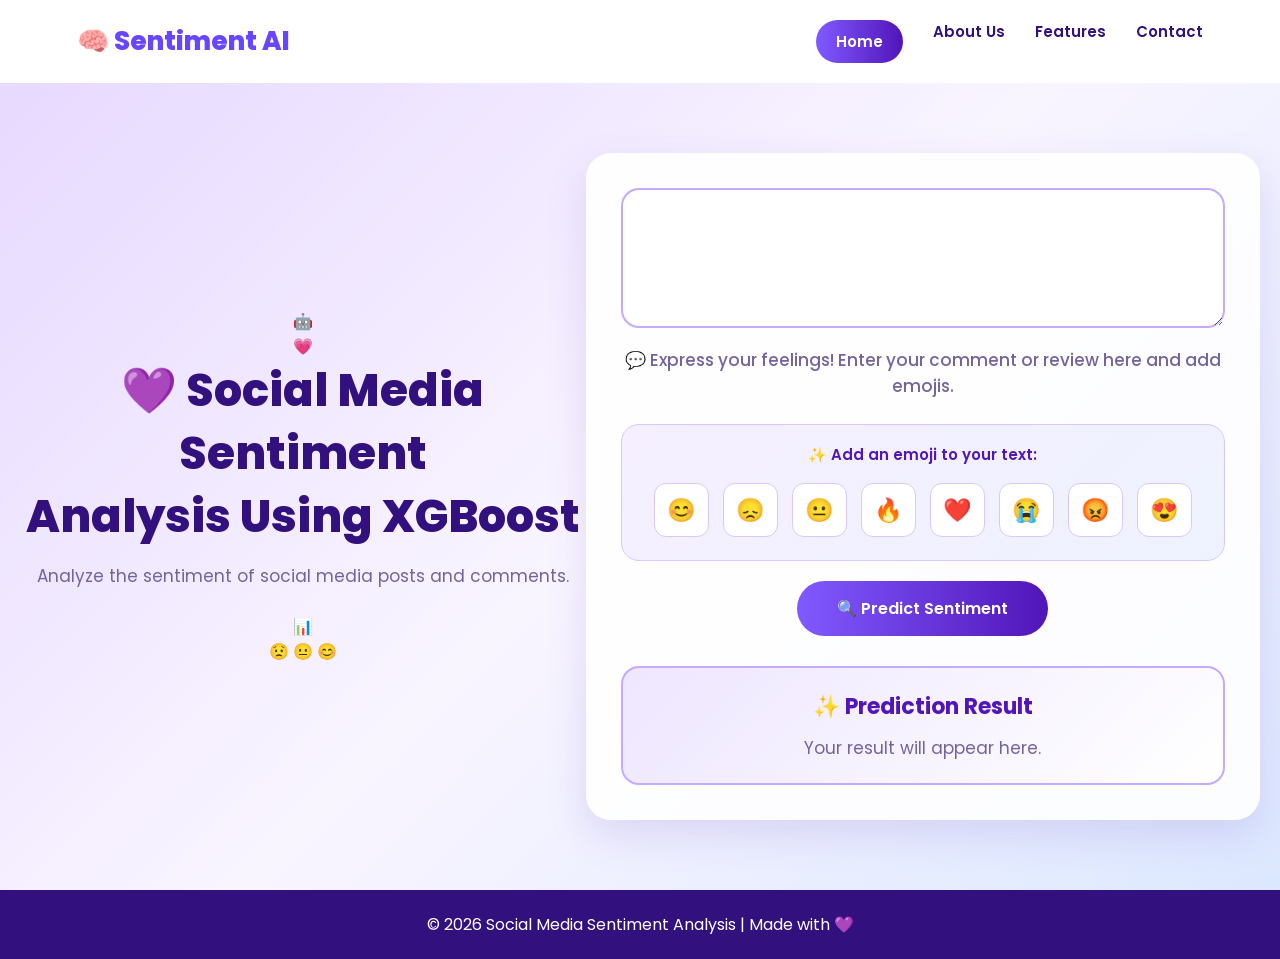
<file: website/index.html>
<!DOCTYPE html>
<html lang="en">

<head>
    <meta charset="UTF-8">
    <meta name="viewport" content="width=device-width, initial-scale=1.0">

    <title>Social Media Sentiment Analysis - Home</title>

    <link rel="stylesheet" href="style.css">
</head>

<body>

    <!-- NAVIGATION BAR -->

    <nav class="navbar">

        <div class="logo">🧠 Sentiment AI</div>

        <div class="nav-links">
            <a href="index.html" class="active">Home</a>
            <a href="about.html">About Us</a>
            <a href="features.html">Features</a>
            <a href="contact.html">Contact</a>
        </div>

    </nav>


    <!-- HOME HERO SECTION -->

    <section class="hero">

        <div class="hero-top">

            <div class="hero-robot">
                🤖
                <div class="robot-message">💗</div>
            </div>

            <div class="hero-heading">

                <h1>
                    💜 Social Media Sentiment<br>
                    Analysis Using XGBoost
                </h1>

                <p>
                    Analyze the sentiment of social media
                    posts and comments.
                </p>

            </div>

            <div class="hero-chart">

                <div class="chart-icon">📊</div>

                <div class="chart-emojis">
                    😟 😐 😊
                </div>

            </div>

        </div>


        <!-- SENTIMENT ANALYZER -->

        <div class="analyzer">

            <!-- TEXT INPUT -->

            <textarea
                id="review"
                placeholder="✏ Enter your social media post or comment here...">
            </textarea>


            <!-- HELPER TEXT -->

            <p class="input-hint">
                💬 Express your feelings! Enter your comment
                or review here and add emojis.
            </p>


            <!-- EMOJI PICKER -->

            <div class="emoji-picker">

                <p>✨ Add an emoji to your text:</p>

                <button type="button" class="emoji-btn" data-emoji="😊">😊</button>

                <button type="button" class="emoji-btn" data-emoji="😞">😞</button>

                <button type="button" class="emoji-btn" data-emoji="😐">😐</button>

                <button type="button" class="emoji-btn" data-emoji="🔥">🔥</button>

                <button type="button" class="emoji-btn" data-emoji="❤️">❤️</button>

                <button type="button" class="emoji-btn" data-emoji="😭">😭</button>

                <button type="button" class="emoji-btn" data-emoji="😡">😡</button>

                <button type="button" class="emoji-btn" data-emoji="😍">😍</button>

            </div>


            <!-- PREDICT BUTTON -->

            <button id="predicBtn">
                🔍 Predict Sentiment
            </button>


            <!-- PREDICTION RESULT -->

            <div class="result">

                <h2>✨ Prediction Result</h2>

                <p id="prediction">
                    Your result will appear here.
                </p>

            </div>

        </div>

    </section>


    <!-- FOOTER -->

    <footer>

        <p>
            © 2026 Social Media Sentiment Analysis | Made with 💜
        </p>

    </footer>


    <script src="script.js"></script>

</body>

</html>
</file>
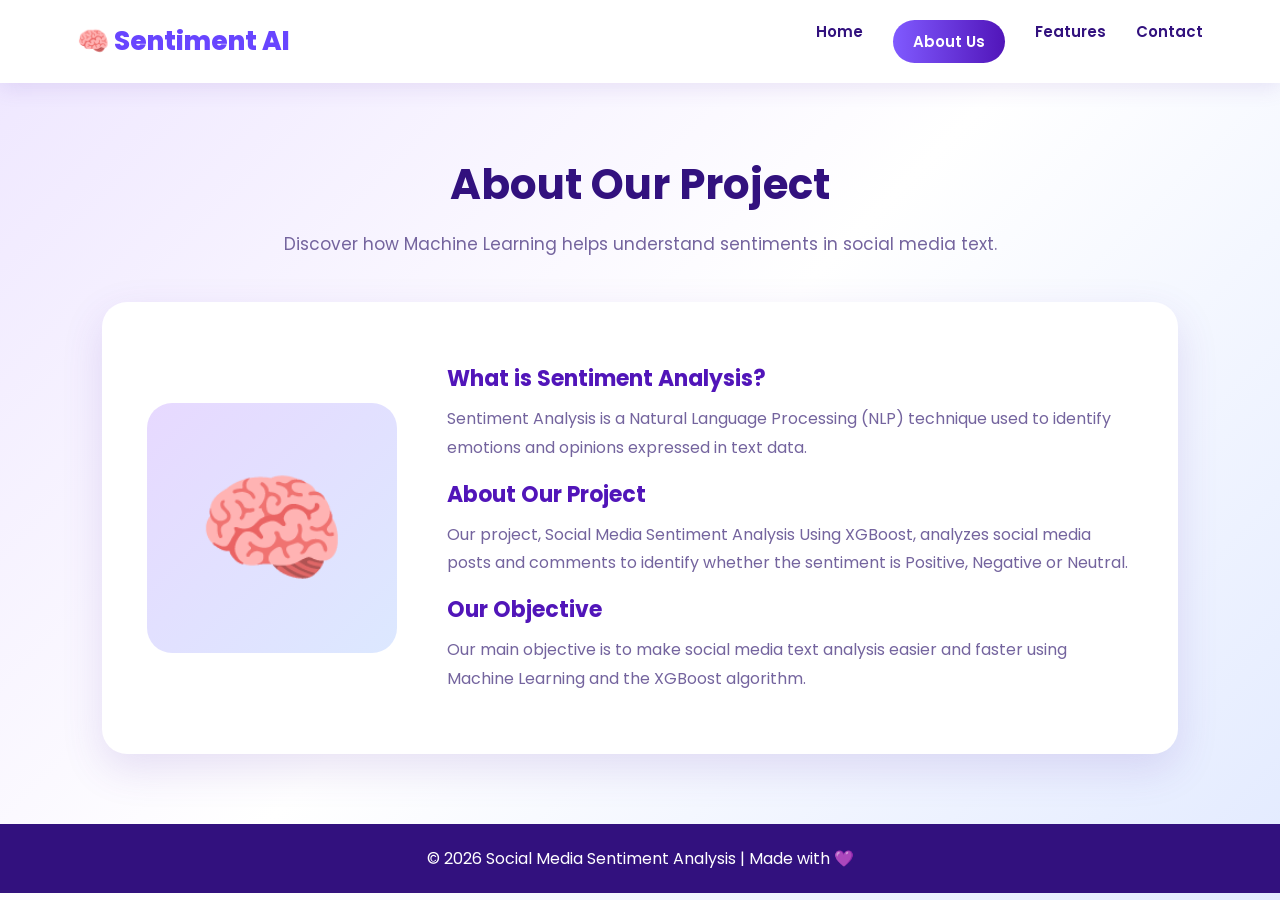
<file: website/about.html>
<!DOCTYPE html><html lang="en"><head>
    <meta charset="UTF-8">
    <meta name="viewport" content="width=device-width, initial-scale=1.0"><title>About Us - Social Media Sentiment Analysis</title>

<link rel="stylesheet" href="style.css">

</head><body><!-- NAVBAR -->

<nav class="navbar">

    <div class="logo">🧠 Sentiment AI</div>

    <div class="nav-links">
        <a href="index.html">Home</a>
        <a href="about.html">About Us</a>
        <a href="features.html">Features</a>
        <a href="contact.html">Contact</a>
    </div>

</nav>


<!-- ABOUT SECTION -->

<section class="about-page">

    <h1>About Our Project</h1>

    <p class="about-subtitle">
        Discover how Machine Learning helps understand
        sentiments in social media text.
    </p>

    <div class="about-card">

        <div class="about-image">
            🧠
        </div>

        <div class="about-content">

            <h2>What is Sentiment Analysis?</h2>

            <p>
                Sentiment Analysis is a Natural Language
                Processing (NLP) technique used to identify
                emotions and opinions expressed in text data.
            </p>

            <h2>About Our Project</h2>

            <p>
                Our project, Social Media Sentiment Analysis
                Using XGBoost, analyzes social media posts
                and comments to identify whether the
                sentiment is Positive, Negative or Neutral.
            </p>

            <h2>Our Objective</h2>

            <p>
                Our main objective is to make social media
                text analysis easier and faster using
                Machine Learning and the XGBoost algorithm.
            </p>

        </div>

    </div>

</section>


<!-- FOOTER -->

<footer>
    <p>© 2026 Social Media Sentiment Analysis | Made with 💜</p>
</footer>

<script src="script.js"></script>

</body>
</html>
</file>
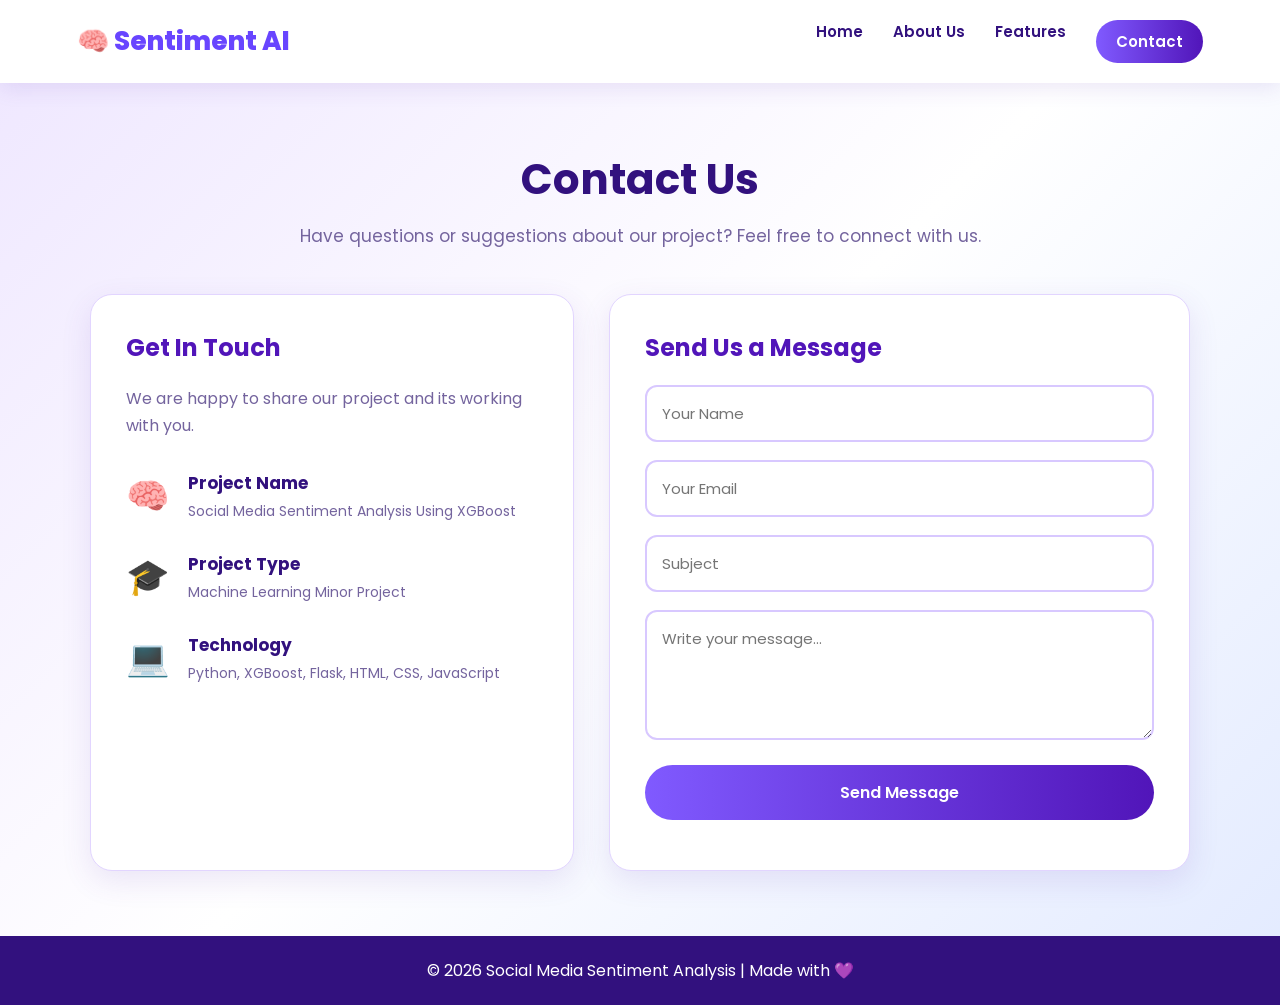
<file: website/contact.html>
<!DOCTYPE html><html lang="en"><head>
    <meta charset="UTF-8">
    <meta name="viewport" content="width=device-width, initial-scale=1.0"><title>Contact Us - Social Media Sentiment Analysis</title>

<link rel="stylesheet" href="style.css">

</head><body><!-- NAVBAR -->

<nav class="navbar">

    <div class="logo">🧠 Sentiment AI</div>

    <div class="nav-links">

        <a href="index.html">Home</a>
        <a href="about.html">About Us</a>
        <a href="features.html">Features</a>
        <a href="contact.html">Contact</a>

    </div>

</nav>


<!-- CONTACT PAGE -->

<section class="contact-page">

    <h1>Contact Us</h1>

    <p class="contact-subtitle">
        Have questions or suggestions about our project?
        Feel free to connect with us.
    </p>


    <div class="contact-container">

        <!-- PROJECT INFORMATION -->

        <div class="contact-info">

            <h2>Get In Touch</h2>

            <p>
                We are happy to share our project
                and its working with you.
            </p>

            <div class="contact-item">
                <span>🧠</span>
                <div>
                    <h3>Project Name</h3>
                    <p>Social Media Sentiment Analysis Using XGBoost</p>
                </div>
            </div>

            <div class="contact-item">
                <span>🎓</span>
                <div>
                    <h3>Project Type</h3>
                    <p>Machine Learning Minor Project</p>
                </div>
            </div>

            <div class="contact-item">
                <span>💻</span>
                <div>
                    <h3>Technology</h3>
                    <p>Python, XGBoost, Flask, HTML, CSS, JavaScript</p>
                </div>
            </div>

        </div>


        <!-- CONTACT FORM -->

        <div class="contact-form">

            <h2>Send Us a Message</h2>

            <form id="contactForm">

                <input
                    type="text"
                    id="name"
                    placeholder="Your Name"
                    required>

                <input
                    type="email"
                    id="email"
                    placeholder="Your Email"
                    required>

                <input
                    type="text"
                    id="subject"
                    placeholder="Subject"
                    required>

                <textarea
                    id="message"
                    placeholder="Write your message..."
                    required></textarea>

                <button type="submit">
                    Send Message
                </button>

                <p id="formMessage"></p>

            </form>

        </div>

    </div>

</section>


<!-- FOOTER -->

<footer>

    <p>
        © 2026 Social Media Sentiment Analysis | Made with 💜
    </p>

</footer>


<script src="script.js"></script>

</body>
</html>
</file>
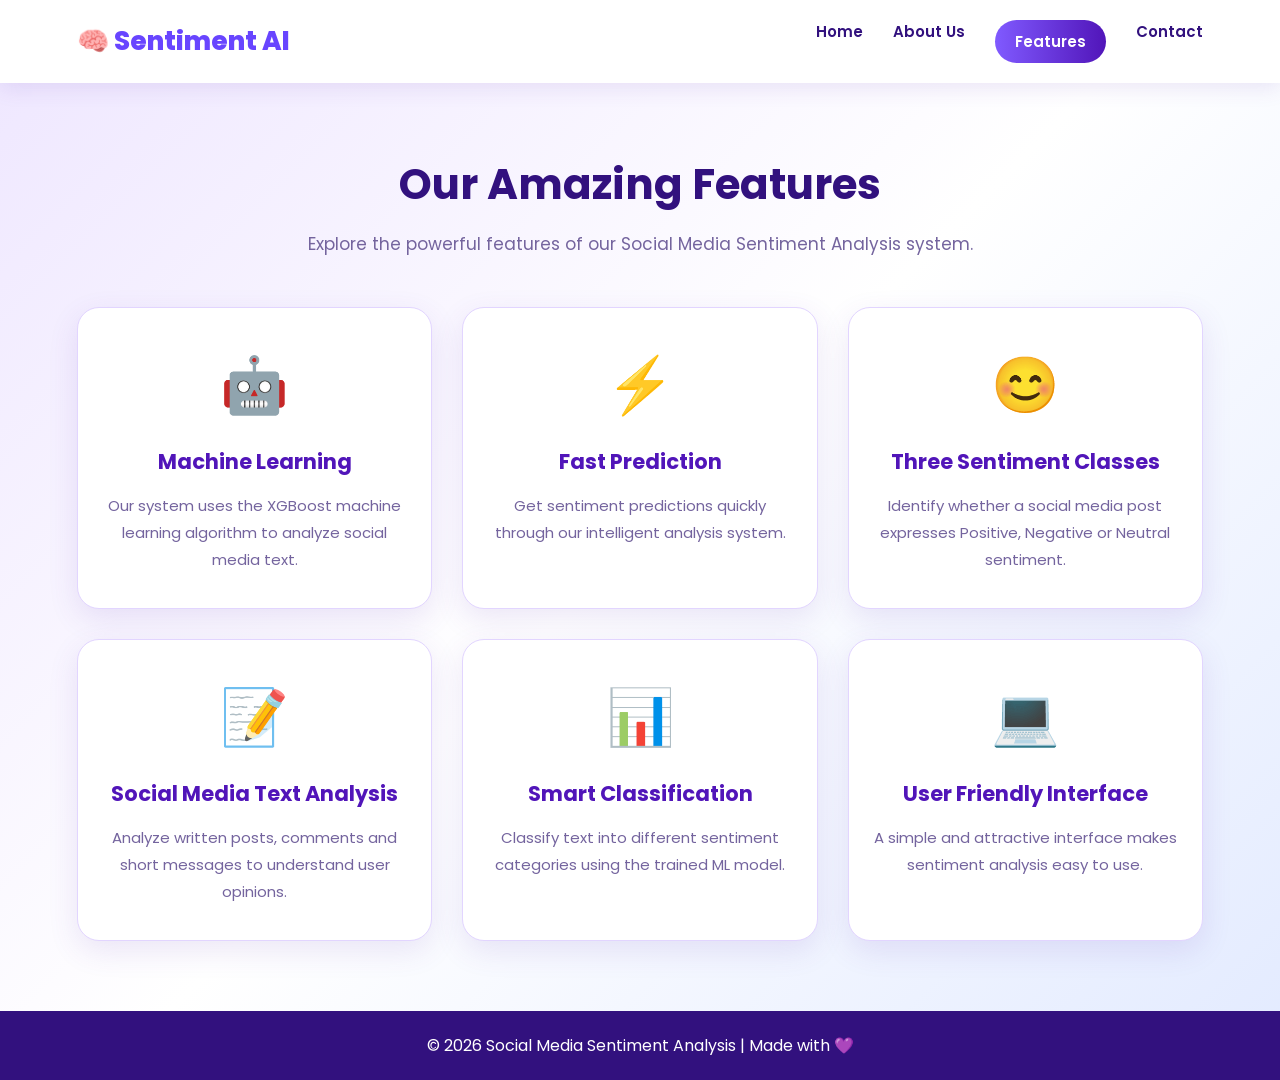
<file: website/features.html>
<!DOCTYPE html><html lang="en"><head>
    <meta charset="UTF-8">
    <meta name="viewport" content="width=device-width, initial-scale=1.0"><title>Features - Social Media Sentiment Analysis</title>

<link rel="stylesheet" href="style.css">

</head><body><!-- NAVBAR -->

<nav class="navbar">

    <div class="logo">🧠 Sentiment AI</div>

    <div class="nav-links">

        <a href="index.html">Home</a>
        <a href="about.html">About Us</a>
        <a href="features.html">Features</a>
        <a href="contact.html">Contact</a>

    </div>

</nav>


<!-- FEATURES HERO -->

<section class="features-page">

    <h1>Our Amazing Features</h1>

    <p class="features-subtitle">
        Explore the powerful features of our
        Social Media Sentiment Analysis system.
    </p>


    <!-- FEATURE CARDS -->

    <div class="features-container">

        <div class="feature-card">

            <div class="feature-icon">🤖</div>

            <h2>Machine Learning</h2>

            <p>
                Our system uses the XGBoost machine
                learning algorithm to analyze social media text.
            </p>

        </div>


        <div class="feature-card">

            <div class="feature-icon">⚡</div>

            <h2>Fast Prediction</h2>

            <p>
                Get sentiment predictions quickly
                through our intelligent analysis system.
            </p>

        </div>


        <div class="feature-card">

            <div class="feature-icon">😊</div>

            <h2>Three Sentiment Classes</h2>

            <p>
                Identify whether a social media post
                expresses Positive, Negative or Neutral sentiment.
            </p>

        </div>


        <div class="feature-card">

            <div class="feature-icon">📝</div>

            <h2>Social Media Text Analysis</h2>

            <p>
                Analyze written posts, comments and
                short messages to understand user opinions.
            </p>

        </div>


        <div class="feature-card">

            <div class="feature-icon">📊</div>

            <h2>Smart Classification</h2>

            <p>
                Classify text into different sentiment
                categories using the trained ML model.
            </p>

        </div>


        <div class="feature-card">

            <div class="feature-icon">💻</div>

            <h2>User Friendly Interface</h2>

            <p>
                A simple and attractive interface makes
                sentiment analysis easy to use.
            </p>

        </div>

    </div>

</section>


<!-- FOOTER -->

<footer>

    <p>© 2026 Social Media Sentiment Analysis | Made with 💜</p>

</footer>


<script src="script.js"></script>

</body></html>
</file>
<file: website/style.css>
@import url('https://fonts.googleapis.com/css2?family=Poppins:wght@400;500;600;700;800&display=swap');

* {
    margin: 0;
    padding: 0;
    box-sizing: border-box;
    font-family: 'Poppins', sans-serif;
}

html {
    scroll-behavior: smooth;
}

body {
    background: linear-gradient(135deg, #eee6ff, #ffffff, #e2eaff);
    min-height: 100vh;
    color: #25136b;
}

/* NAVBAR */

.navbar {
    display: flex;
    justify-content: space-between;
    align-items: center;
    padding: 20px 6%;
    background: white;
    box-shadow: 0 5px 20px rgba(100, 60, 180, 0.12);
}

.logo {
    font-size: 26px;
    font-weight: 800;
    color: #6845ff;
}

.nav-links {
    display: flex;
    gap: 30px;
}

.nav-links a {
    text-decoration: none;
    color: #32117e;
    font-size: 15px;
    font-weight: 600;
    transition: 0.3s;
}

.nav-links a:hover {
    color: #9470ff;
}

/* HOME SECTION */

.hero {
    min-height: 650px;
    display: flex;
    justify-content: center;
    align-items: center;
    text-align: center;
    padding: 70px 20px;
    background: linear-gradient(135deg, #e7d9ff, #f9f5ff, #dce8ff);
}

.hero h1 {
    font-size: 45px;
    font-weight: 800;
    color: #32117e;
    line-height: 1.4;
    margin-bottom: 15px;
}

.hero p {
    font-size: 17px;
    color: #74649e;
    margin-bottom: 25px;
}

/* ANALYZER BOX */

.analyzer {
    max-width: 750px;
    margin: auto;
    padding: 35px;
    background: rgba(255, 255, 255, 0.9);
    border-radius: 25px;
    box-shadow: 0 15px 40px rgba(100, 60, 180, 0.15);
}

/* TEXT AREA */

textarea {
    width: 100%;
    height: 140px;
    padding: 20px;
    border: 2px solid #c5aaff;
    border-radius: 18px;
    font-size: 16px;
    outline: none;
    resize: vertical;
    background: #ffffff;
}

textarea:focus {
    border-color: #6845ff;
    box-shadow: 0 0 12px rgba(104, 69, 255, 0.2);
}

/* BUTTON */

button {
    margin-top: 20px;
    padding: 15px 40px;
    border: none;
    border-radius: 35px;
    background: linear-gradient(90deg, #805aff, #5115b9);
    color: white;
    font-size: 16px;
    font-weight: 600;
    cursor: pointer;
    transition: 0.3s;
}

button:hover {
    transform: translateY(-3px);
    box-shadow: 0 8px 20px rgba(90, 40, 200, 0.3);
}

/* RESULT */

.result {
    margin-top: 30px;
    padding: 22px;
    border-radius: 18px;
    background: linear-gradient(135deg, #eee6ff, #ffffff);
    border: 2px solid #c5aaff;
}

.result h2 {
    color: #5115b9;
    font-size: 22px;
}

.result p {
    margin-top: 12px;
    margin-bottom: 0;
}

/* FOOTER */

footer {
    background: #32117e;
    color: white;
    padding: 22px;
    text-align: center;
}

footer p {
    color: white;
}

/* RESPONSIVE DESIGN */

@media (max-width: 768px) {

    .navbar {
        flex-direction: column;
        gap: 18px;
    }

    .nav-links {
        flex-wrap: wrap;
        justify-content: center;
        gap: 15px;
    }

    .hero h1 {
        font-size: 29px;
    }

    .analyzer {
        padding: 20px;
    }

    textarea {
        height: 120px;
    }
}

/* ABOUT PAGE */

.about-page {
    min-height: 80vh;
    padding: 70px 8%;
    text-align: center;
}

.about-page > h1 {
    font-size: 42px;
    color: #32117e;
    margin-bottom: 15px;
}

.about-subtitle {
    color: #74649e;
    font-size: 17px;
    margin-bottom: 45px;
}

.about-card {
    display: flex;
    align-items: center;
    gap: 50px;
    padding: 45px;
    background: white;
    border-radius: 25px;
    box-shadow: 0 15px 40px rgba(100, 60, 180, 0.15);
    text-align: left;
}

.about-image {
    min-width: 250px;
    height: 250px;
    display: flex;
    justify-content: center;
    align-items: center;
    font-size: 120px;
    background: linear-gradient(135deg, #e7d9ff, #dce8ff);
    border-radius: 25px;
}

.about-content h2 {
    color: #5115b9;
    font-size: 22px;
    margin-bottom: 10px;
    margin-top: 15px;
}

.about-content p {
    color: #74649e;
    font-size: 16px;
    line-height: 1.8;
    margin-bottom: 15px;
}

/* ACTIVE NAVIGATION */

.nav-links a.active {
    color: white;
    background: linear-gradient(90deg, #805aff, #5115b9);
    padding: 10px 20px;
    border-radius: 30px;
}

/* RESPONSIVE ABOUT PAGE */

@media (max-width: 768px) {

    .about-card {
        flex-direction: column;
        padding: 25px;
        gap: 20px;
    }

    .about-image {
        min-width: 100%;
        height: 200px;
    }

    .about-page > h1 {
        font-size: 30px;
    }

    .about-content {
        text-align: center;
    }
}
/* FEATURES PAGE */

.features-page {
    min-height: 85vh;
    padding: 70px 6%;
    text-align: center;
}

.features-page h1 {
    font-size: 42px;
    color: #32117e;
    margin-bottom: 15px;
}

.features-subtitle {
    font-size: 17px;
    color: #74649e;
    margin-bottom: 50px;
}


/* FEATURES CONTAINER */

.features-container {
    display: grid;
    grid-template-columns: repeat(3, 1fr);
    gap: 30px;
}


/* FEATURE CARD */

.feature-card {
    background: white;
    padding: 35px 25px;
    border-radius: 22px;
    box-shadow: 0 10px 30px rgba(100, 60, 180, 0.12);
    border: 1px solid #e2d5ff;
    transition: 0.3s;
}

.feature-card:hover {
    transform: translateY(-10px);
    box-shadow: 0 15px 35px rgba(100, 60, 180, 0.2);
}

.feature-icon {
    font-size: 55px;
    margin-bottom: 20px;
}

.feature-card h2 {
    color: #5115b9;
    font-size: 21px;
    margin-bottom: 15px;
}

.feature-card p {
    color: #74649e;
    font-size: 15px;
    line-height: 1.8;
}


/* RESPONSIVE DESIGN */

@media (max-width: 768px) {

    .features-container {
        grid-template-columns: 1fr;
    }

    .features-page h1 {
        font-size: 30px;
    }

}
/* CONTACT PAGE */

.contact-page {
    min-height: 85vh;
    padding: 65px 7%;
    text-align: center;
}

.contact-page h1 {
    font-size: 42px;
    color: #32117e;
    margin-bottom: 12px;
}

.contact-subtitle {
    color: #74649e;
    font-size: 17px;
    margin-bottom: 45px;
}


/* CONTACT CONTAINER */

.contact-container {
    display: grid;
    grid-template-columns: 1fr 1.2fr;
    gap: 35px;
    text-align: left;
}


/* CONTACT INFORMATION */

.contact-info,
.contact-form {
    background: white;
    padding: 35px;
    border-radius: 22px;
    box-shadow: 0 10px 30px rgba(100, 60, 180, 0.12);
    border: 1px solid #e2d5ff;
}

.contact-info h2,
.contact-form h2 {
    color: #5115b9;
    font-size: 24px;
    margin-bottom: 20px;
}

.contact-info > p {
    color: #74649e;
    line-height: 1.7;
    margin-bottom: 30px;
}


/* CONTACT ITEMS */

.contact-item {
    display: flex;
    align-items: center;
    gap: 18px;
    margin-bottom: 28px;
}

.contact-item span {
    font-size: 35px;
}

.contact-item h3 {
    color: #32117e;
    font-size: 17px;
}

.contact-item p {
    color: #74649e;
    font-size: 14px;
    margin-top: 5px;
}


/* CONTACT FORM */

.contact-form input,
.contact-form textarea {
    width: 100%;
    padding: 15px;
    margin-bottom: 18px;
    border: 2px solid #d8c8ff;
    border-radius: 12px;
    font-size: 15px;
    outline: none;
}

.contact-form input:focus,
.contact-form textarea:focus {
    border-color: #6845ff;
}

.contact-form textarea {
    height: 130px;
    resize: vertical;
}

.contact-form button {
    margin-top: 0;
    width: 100%;
}

#formMessage {
    margin-top: 15px;
    color: #5115b9;
    font-weight: 600;
}


/* RESPONSIVE */

@media (max-width: 768px) {

    .contact-container {
        grid-template-columns: 1fr;
    }

    .contact-page h1 {
        font-size: 30px;
    }

    .contact-info,
    .contact-form {
        padding: 25px;
    }

}
/* EMOJI INPUT HINT */

.input-hint {
margin: 12px 0 18px;
color: #74649e;
font-size: 14px;
font-weight: 500;
}

/* EMOJI PICKER */

.emoji-picker {
margin-top: 15px;
padding: 18px;
background: linear-gradient(135deg, #f5efff, #eef2ff);
border: 1px solid #d8c8ff;
border-radius: 18px;
}

.emoji-picker p {
color: #5115b9;
font-size: 15px;
font-weight: 600;
margin-bottom: 12px;
}

.emoji-picker .emoji-btn {
margin: 5px;
padding: 9px 12px;
background: white;
border: 1px solid #d8c8ff;
border-radius: 12px;
font-size: 23px;
cursor: pointer;
transition: 0.3s;
}

.emoji-picker .emoji-btn:hover {
background: #eee6ff;
transform: scale(1.15);
box-shadow: 0 5px 12px rgba(100, 60, 180, 0.15);
}

/* PREDICTION RESULT */

.result {
transition: 0.3s;
}

.result:hover {
box-shadow: 0 8px 22px rgba(100, 60, 180, 0.12);
}

/* DISABLED BUTTON */

button:disabled {
opacity: 0.7;
cursor: not-allowed;
transform: none;
}
</file>
